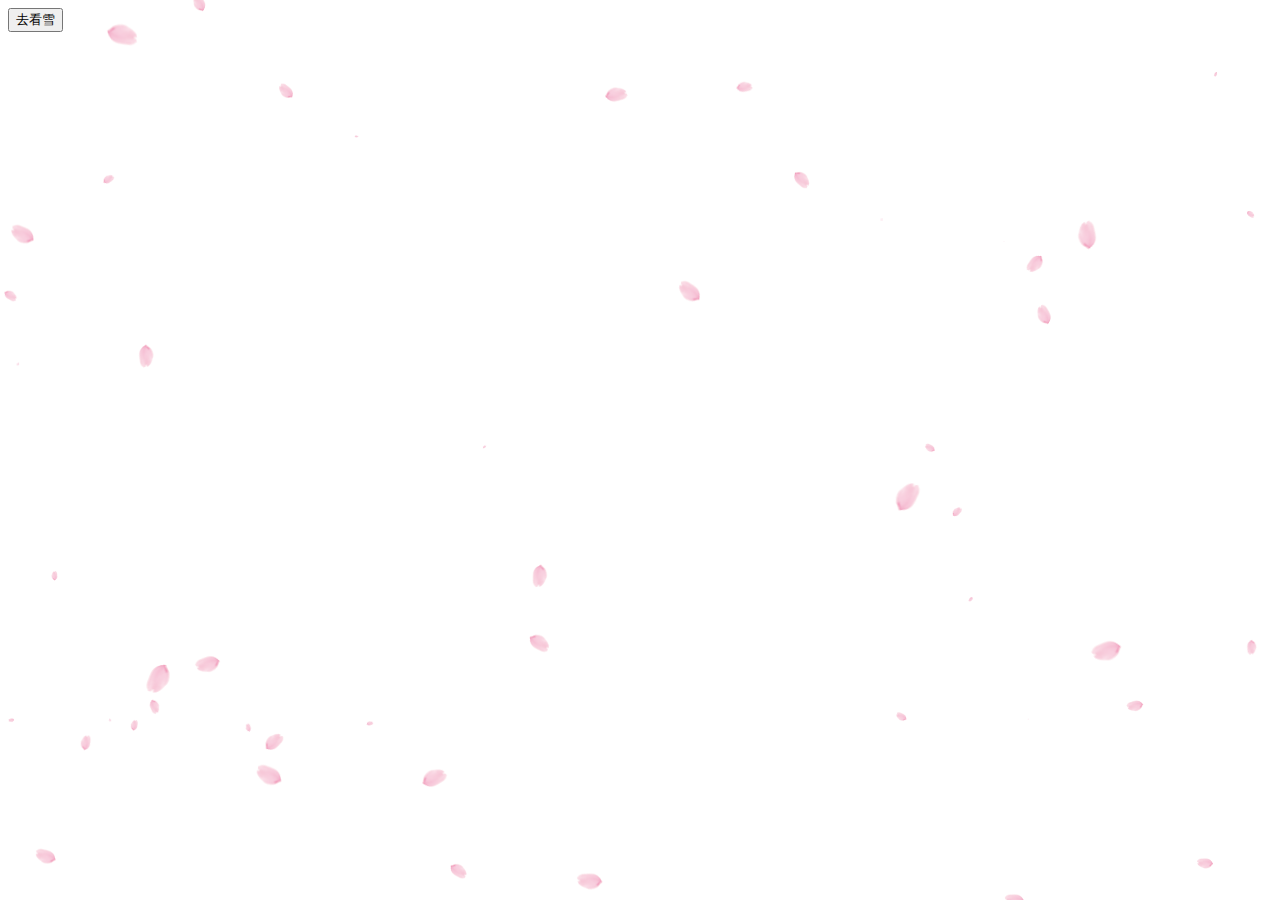
<file: index.html>
<!DOCTYPE html PUBLIC "-//W3C//DTD XHTML 1.0 Transitional//EN" "http://www.w3.org/TR/xhtml1/DTD/xhtml1-transitional.dtd">
<html xmlns="http://www.w3.org/1999/xhtml">
<head>
<meta http-equiv="Content-Type" content="text/html; charset=utf-8" />
<title>无标题文档</title>
</head>

<body>
 <a href="./雪的特效//斜着飘/index.html">	<button >去看雪 </button></a>
</body>
<script>
            var stop, staticx; // eslint-disable-line no-unused-vars
			var img = new Image();
			img.src = "[data-uri]";

			function Sakura(x, y, s, r, fn) {
				this.x = x;
				this.y = y;
				this.s = s;
				this.r = r;
				this.fn = fn;
			}

			Sakura.prototype.draw = function(cxt) {
				cxt.save();
				var xc = 40 * this.s / 4;
				cxt.translate(this.x, this.y);
				cxt.rotate(this.r);
				cxt.drawImage(img, 0, 0, 40 * this.s, 40 * this.s)
				cxt.restore();
			}

			Sakura.prototype.update = function() {
				this.x = this.fn.x(this.x, this.y);
				this.y = this.fn.y(this.y, this.y);
				this.r = this.fn.r(this.r);
				if(this.x > window.innerWidth ||
					this.x < 0 ||
					this.y > window.innerHeight ||
					this.y < 0
				) {
					this.r = getRandom('fnr');
					if(Math.random() > 0.4) {
						this.x = getRandom('x');
						this.y = 0;
						this.s = getRandom('s');
						this.r = getRandom('r');
					} else {
						this.x = window.innerWidth;
						this.y = getRandom('y');
						this.s = getRandom('s');
						this.r = getRandom('r');
					}
				}
			}

			SakuraList = function() {
				this.list = [];
			}
			SakuraList.prototype.push = function(sakura) {
				this.list.push(sakura);
			}
			SakuraList.prototype.update = function() {
				for(var i = 0, len = this.list.length; i < len; i++) {
					this.list[i].update();
				}
			}
			SakuraList.prototype.draw = function(cxt) {
				for(var i = 0, len = this.list.length; i < len; i++) {
					this.list[i].draw(cxt);
				}
			}
			SakuraList.prototype.get = function(i) {
				return this.list[i];
			}
			SakuraList.prototype.size = function() {
				return this.list.length;
			}

			function getRandom(option) {
				var ret, random;
				switch(option) {
					case 'x':
						ret = Math.random() * window.innerWidth;
						break;
					case 'y':
						ret = Math.random() * window.innerHeight;
						break;
					case 's':
						ret = Math.random();
						break;
					case 'r':
						ret = Math.random() * 6;
						break;
					case 'fnx':
						random = -0.5 + Math.random() * 1;
						ret = function(x, y) {
							return x + 0.5 * random - 1.7;
						};
						break;
					case 'fny':
						random = 1.5 + Math.random() * 0.7
						ret = function(x, y) {
							return y + random;
						};
						break;
					case 'fnr':
						random = Math.random() * 0.03;
						ret = function(r) {
							return r + random;
						};
						break;
				}
				return ret;
			}

			function startSakura() {

				requestAnimationFrame = window.requestAnimationFrame ||
					window.mozRequestAnimationFrame ||
					window.webkitRequestAnimationFrame ||
					window.msRequestAnimationFrame ||
					window.oRequestAnimationFrame;
				var canvas = document.createElement('canvas'),
					cxt;
				staticx = true;
				canvas.height = window.innerHeight;
				canvas.width = window.innerWidth;
				canvas.setAttribute('style', 'position: fixed;left: 0;top: 0;pointer-events: none;');
				canvas.setAttribute('id', 'canvas_sakura');
				document.getElementsByTagName('body')[0].appendChild(canvas);
				cxt = canvas.getContext('2d');
				var sakuraList = new SakuraList();
				for(var i = 0; i < 50; i++) {
					var sakura, randomX, randomY, randomS, randomR, randomFnx, randomFny;
					randomX = getRandom('x');
					randomY = getRandom('y');
					randomR = getRandom('r');
					randomS = getRandom('s');
					randomFnx = getRandom('fnx');
					randomFny = getRandom('fny');
					randomFnR = getRandom('fnr');
					sakura = new Sakura(randomX, randomY, randomS, randomR, {
						x: randomFnx,
						y: randomFny,
						r: randomFnR
					});
					sakura.draw(cxt);
					sakuraList.push(sakura);
				}
				stop = requestAnimationFrame(function() {
					cxt.clearRect(0, 0, canvas.width, canvas.height);
					sakuraList.update();
					sakuraList.draw(cxt);
					stop = requestAnimationFrame(arguments.callee);
				})
			}

			window.onresize = function() {
				var canvasSnow = document.getElementById('canvas_sakura');
				canvasSnow.width = window.innerWidth;
				canvasSnow.height = window.innerHeight;
			}

			img.onload = function() {
				startSakura();
			}

			function stopp() {
				if(staticx) {
					var child = document.getElementById("canvas_sakura");
					child.parentNode.removeChild(child);
					window.cancelAnimationFrame(stop);
					staticx = false;
				} else {
					startSakura();
				}
			}
</script>
</html>
</file>
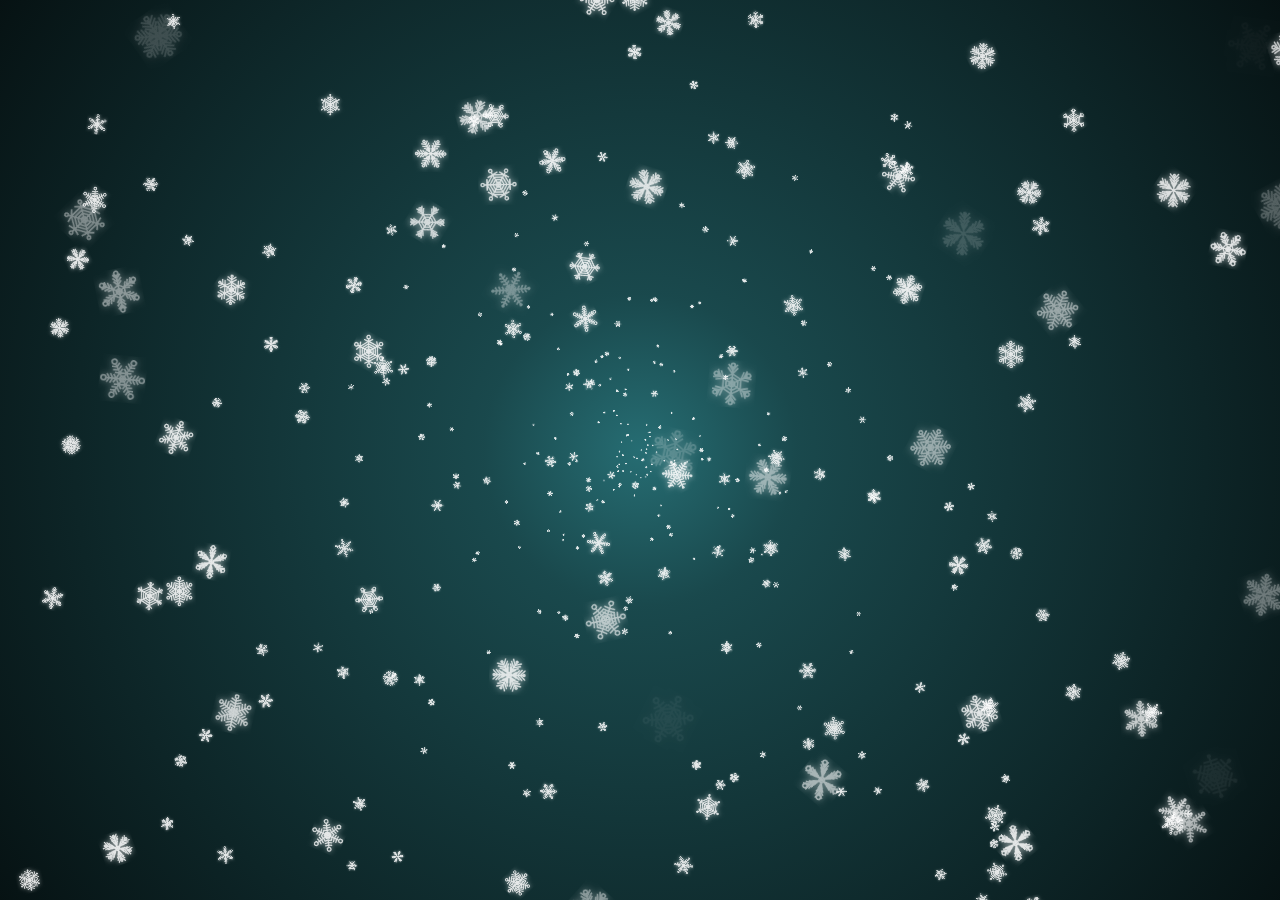
<file: 雪的特效/仰望视角雪/index.html>
﻿<!doctype html>
<html>
<head>
<meta charset="utf-8">
<title>html5散开变大雪花动画特效 - lmlblog.com</title>

<script type="text/javascript" src="js/jquery.min.js"></script>

<style>
html,body {
    width: 100%;
    height: 100%;
    margin: 0;
    padding: 0;
    overflow: hidden;
}
.container{
    width: 100%;
    height: 100%;
    margin: 0;
    padding: 0;
}</style>
</head>
<body>

<div id="jsi-snow-container" class="container"></div>

<script>
var RENDERER = {
	SNOW_COUNT: {INIT : 100, DELTA : 1},
	BACKGROUND_COLOR : 'hsl(%h, 50%, %l%)', 
	INIT_HUE : 180,
	DELTA_HUE : 0.1,
	
	init : function(){
		this.setParameters();
		this.reconstructMethod();
		this.createSnow(this.SNOW_COUNT.INIT * this.countRate, true);
		this.render();
	},
	setParameters : function(){
		this.$window = $(window);
		
		this.$container = $('#jsi-snow-container');
		this.width = this.$container.width();
		this.height = this.$container.height();
		this.center = {x : this.width / 2, y : this.height / 2};
		this.countRate =  this.width * this.height / 500 / 500;
		this.canvas = $('<canvas />').attr({width : this.width, height : this.height}).appendTo(this.$container).get(0);
		this.context = this.canvas.getContext('2d');
		
		this.radius = Math.sqrt(this.center.x * this.center.x + this.center.y * this.center.y);
		this.hue = this.INIT_HUE;
		this.snows = [];
	},
	reconstructMethod : function(){
		this.render = this.render.bind(this);
	},
	createSnow : function(count, toRandomize){
		for(var i = 0; i < count; i++){
			this.snows.push(new SNOW(this.width, this.height, this.center, toRandomize));
		}
	},
	render : function(){
		requestAnimationFrame(this.render);
		
		var gradient = this.context.createRadialGradient(this.center.x, this.center.y, 0, this.center.x, this.center.y, this.radius),
			backgroundColor = this.BACKGROUND_COLOR.replace('%h', this.hue);
		
		gradient.addColorStop(0, backgroundColor.replace('%l', 30));
		gradient.addColorStop(0.2, backgroundColor.replace('%l', 20));
		gradient.addColorStop(1, backgroundColor.replace('%l', 5));
		
		this.context.fillStyle = gradient;
		this.context.fillRect(0, 0, this.width, this.height);
		
		for(var i = this.snows.length - 1; i >= 0; i--){
			if(!this.snows[i].render(this.context)){
				this.snows.splice(i, 1);
			}
		}
		this.hue += this.DELTA_HUE;
		this.hue %= 360;
		
		this.createSnow(this.SNOW_COUNT.DELTA, false);
	}
};
var SNOW = function(width, height, center, toRandomize){
	this.width = width;
	this.height = height;
	this.center = center;
	this.init(toRandomize);
};
SNOW.prototype = {
	RADIUS : 20,
	OFFSET : 4,
	INIT_POSITION_MARGIN : 20,
	COLOR : 'rgba(255, 255, 255, 0.8)',
	TOP_RADIUS : {MIN : 1, MAX : 3},
	SCALE : {INIT : 0.04, DELTA : 0.01},
	DELTA_ROTATE : {MIN : -Math.PI / 180 / 2, MAX : Math.PI / 180 / 2},
	THRESHOLD_TRANSPARENCY : 0.7,
	VELOCITY : {MIN : -1, MAX : 1},
	LINE_WIDTH : 2,
	BLUR : 10,
	
	init : function(toRandomize){
		this.setParameters(toRandomize);
		this.createSnow();
	},
	setParameters : function(toRandomize){
		if(!this.canvas){
			this.radius = this.RADIUS + this.TOP_RADIUS.MAX * 2 + this.LINE_WIDTH;
			this.length = this.radius * 2;
			this.canvas = $('<canvas />').attr({width : this.length, height : this.length}).get(0);
			this.context = this.canvas.getContext('2d');
		}
		this.topRadius = this.getRandomValue(this.TOP_RADIUS);
		
		var theta = Math.PI * 2 * Math.random();
		
		this.x = this.center.x + this.INIT_POSITION_MARGIN * Math.cos(theta);
		this.y = this.center.y + this.INIT_POSITION_MARGIN * Math.sin(theta);
		this.vx = this.getRandomValue(this.VELOCITY);
		this.vy = this.getRandomValue(this.VELOCITY);
		
		this.deltaRotate = this.getRandomValue(this.DELTA_ROTATE);
		this.scale = this.SCALE.INIT;
		this.deltaScale = 1 + this.SCALE.DELTA * 500 / Math.max(this.width, this.height);
		this.rotate = 0;
		
		if(toRandomize){
			for(var i = 0, count = Math.random() * 1000; i < count; i++){
				this.x += this.vx;
		 		this.y += this.vy;
		 		this.scale *= this.deltaScale;
		 		this.rotate += this.deltaRotate;
			}
		}
	},
	getRandomValue : function(range){
		return range.MIN + (range.MAX - range.MIN) * Math.random();
	},
	createSnow : function(){
		this.context.clearRect(0, 0, this.length, this.length);
		
		this.context.save();
		this.context.beginPath();
		this.context.translate(this.radius, this.radius);
		this.context.strokeStyle = this.COLOR;
		this.context.lineWidth = this.LINE_WIDTH;
		this.context.shadowColor = this.COLOR;
		this.context.shadowBlur = this.BLUR;
		
		var angle60 = Math.PI / 180 * 60,
			sin60 = Math.sin(angle60),
			cos60 = Math.cos(angle60),
			threshold = Math.random() * this.RADIUS / this.OFFSET | 0,
			rate = 0.5 + Math.random() * 0.5,
			offsetY = this.OFFSET * Math.random() * 2,
			offsetCount = this.RADIUS / this.OFFSET;
		
		for(var i = 0; i < 6; i++){
			this.context.save();
			this.context.rotate(angle60 * i);
			
			for(var j = 0; j <= threshold; j++){
				var y = -this.OFFSET * j;
				
				this.context.moveTo(0, y);
				this.context.lineTo(y * sin60, y * cos60);
			}
			for(var j = threshold; j < offsetCount; j++){
				var y = -this.OFFSET * j,
					x = j * (offsetCount - j + 1) * rate;
				
				this.context.moveTo(x, y - offsetY);
				this.context.lineTo(0, y);
				this.context.lineTo(-x, y - offsetY);
			}
			this.context.moveTo(0, 0);
			this.context.lineTo(0, -this.RADIUS);
			this.context.arc(0, -this.RADIUS - this.topRadius, this.topRadius, Math.PI / 2, Math.PI * 2.5, false);
			this.context.restore();
		}
		this.context.stroke();
		this.context.restore();
	},
	render : function(context){
		context.save();
		
		if(this.scale > this.THRESHOLD_TRANSPARENCY){
			context.globalAlpha = Math.max(0, (1 - this.scale) / (1 - this.THRESHOLD_TRANSPARENCY));
			
			if(this.scale > 1 || this.x < -this.radius || this.x > this.width + this.radius || this.y < -this.radius || this.y > this.height + this.radius){
				context.restore();
				return false;
			}
		}
		context.translate(this.x, this.y);
		context.rotate(this.rotate);
		context.scale(this.scale, this.scale);
		context.drawImage(this.canvas, -this.radius, -this.radius);
		context.restore();
		
 		this.x += this.vx;
 		this.y += this.vy;
 		this.scale *= this.deltaScale;
 		this.rotate += this.deltaRotate;
 		return true;
	}
};

$(function(){
	RENDERER.init();
});</script>
</body>
</html>
</file>
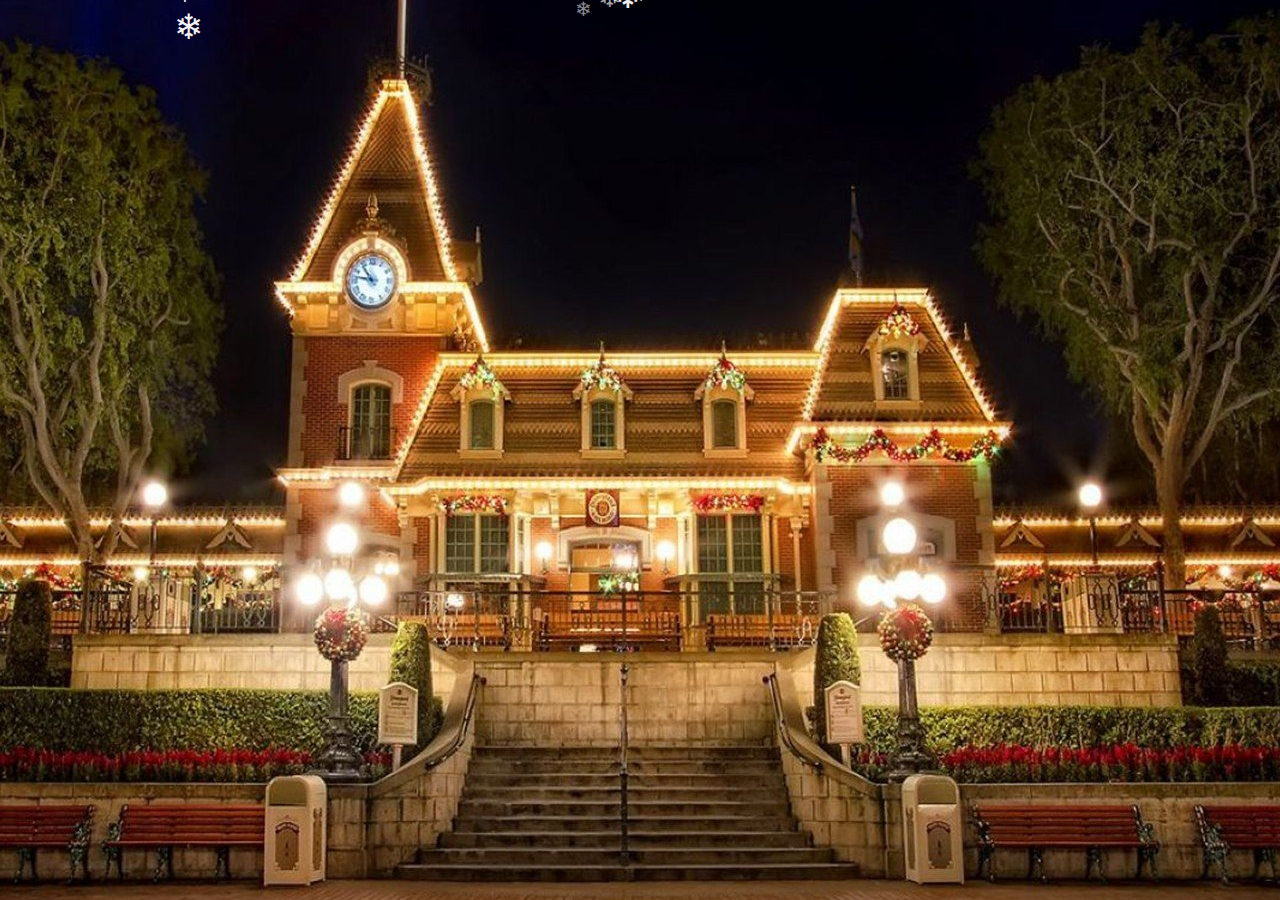
<file: 雪的特效/六角向下的雪/index.html>
<!DOCTYPE html>
<html>
<head>
	<meta charset="utf-8">
	<title>平安夜/圣诞节雪花飘 - lmlblog.com</title>
	<script type="text/javascript" src="jquery-1.8.2.min.js"></script>
	<script src="jq.snow.js"></script>
    <!--下面是调用方法和参数说明-->
	<script>
	$(function(){
		$.fn.snow({ 
			minSize: 5,		//雪花的最小尺寸
			maxSize: 40, 	//雪花的最大尺寸
			newOn: 100		//雪花出现的频率 这个数值越小雪花越多
		});
	});
	</script>
</head>
<body style="background:#3B3B3B url(bg1.jpg) no-repeat center; height:750px;overflow-x:hidden;">
</body>
</html>
</file>
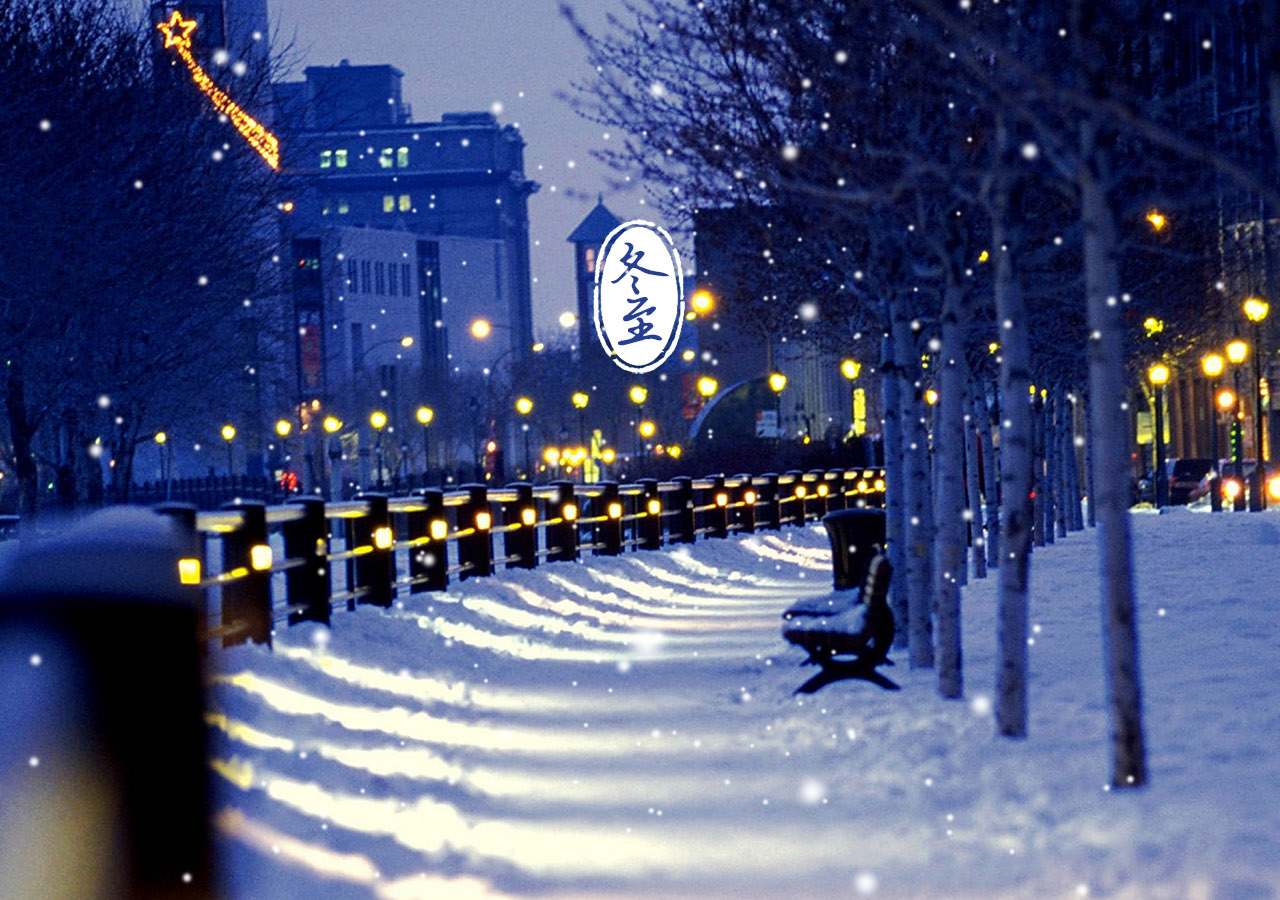
<file: 雪的特效/凌乱的雪/index.html>
﻿<!DOCTYPE html PUBLIC "-//W3C//DTD XHTML 1.0 Transitional//EN" "http://www.w3.org/TR/xhtml1/DTD/xhtml1-transitional.dtd">
<html xmlns="http://www.w3.org/1999/xhtml">
<head>
<meta http-equiv="Content-Type" content="text/html; charset=utf-8" />
<title>HTML5 3D逼真冬天雪景雪花飘洒特效 - lmlblog.com</title>

<style type="text/css">
body {
	background:url(images/bg.jpg) no-repeat top center;
	margin:0 auto;
}
a {
	color:#0078ff;
}
</style>

</head>
<body onLoad="init()">
<script type="text/javascript" src="js/ThreeCanvas.js"></script>
<script type="text/javascript" src="js/Snow.js"></script>
</body>
</html>
</file>
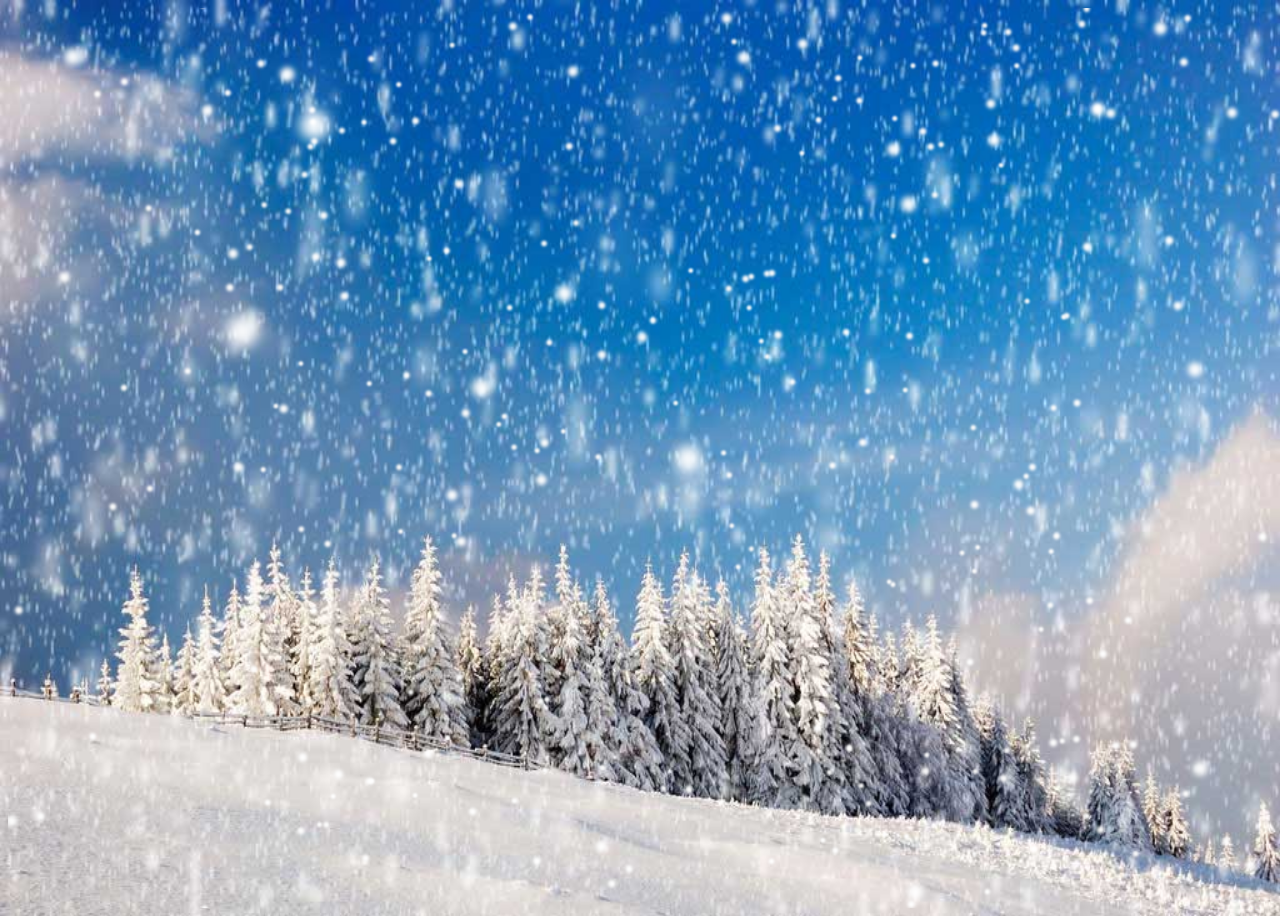
<file: 雪的特效/斜着飘/index.html>
<!DOCTYPE html PUBLIC "-//W3C//DTD XHTML 1.0 Transitional//EN" "http://www.w3.org/TR/xhtml1/DTD/xhtml1-transitional.dtd">
<html xmlns="http://www.w3.org/1999/xhtml">
<head>
<meta http-equiv="Content-Type" content="text/html; charset=utf-8" />
<meta name="viewport" content="width=device-width,hight=device-hight,minimum-scale=1.0,maximum-scale=1.0,ser-scalable=none"/>
<title>html5 3D雪花斜着下飘落场景特效 - lmlblog.com</title>
<style type="text/css">
body {background: url(images/xh.jpg) center no-repeat; width: 100%; height: 100%; background-size: 100% 100%; }
</style>
</head>
<body id="body" onLoad="init()">
<script type="text/javascript" src="js/ThreeCanvas.js"></script>
<script type="text/javascript" src="js/Snow.js"></script>
</body>
</html>
</file>
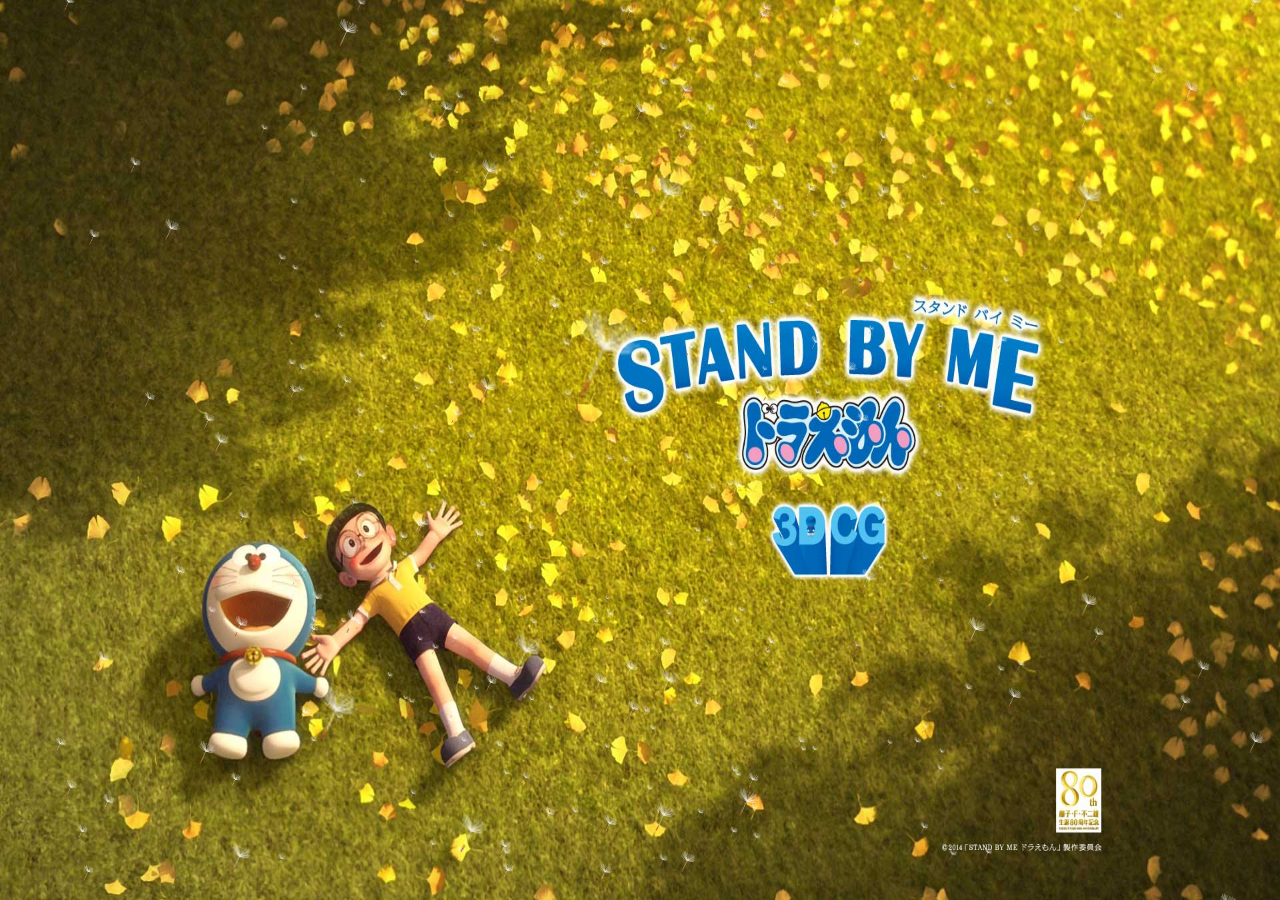
<file: 雪的特效/蒲公英/index.html>
<!DOCTYPE html PUBLIC "-//W3C//DTD XHTML 1.0 Transitional//EN" "http://www.w3.org/TR/xhtml1/DTD/xhtml1-transitional.dtd">
<html xmlns="http://www.w3.org/1999/xhtml">
<head>
<meta http-equiv="Content-Type" content="text/html; charset=utf-8" />
<title>html5页面飘落蒲公英动画特效 - lmlblog.com</title>
<style type="text/css">
body.custom-background {
	background-image:url('1431335355535.jpg');
	background-size:100% 100%;
	background-repeat:no-repeat;
	background-position:top left;
	background-attachment:fixed;
}
</style>

<script type="text/javascript" src="jquery.min.js"></script>
</head>

<body class="custom-background">

<div class="snow-container" style="position:fixed;top:0;left:0;width:100%;height:100%;pointer-events:none;z-index:100001;"></div>

<script type="text/javascript" src="all.js"></script>

</body>
</html>
</file>
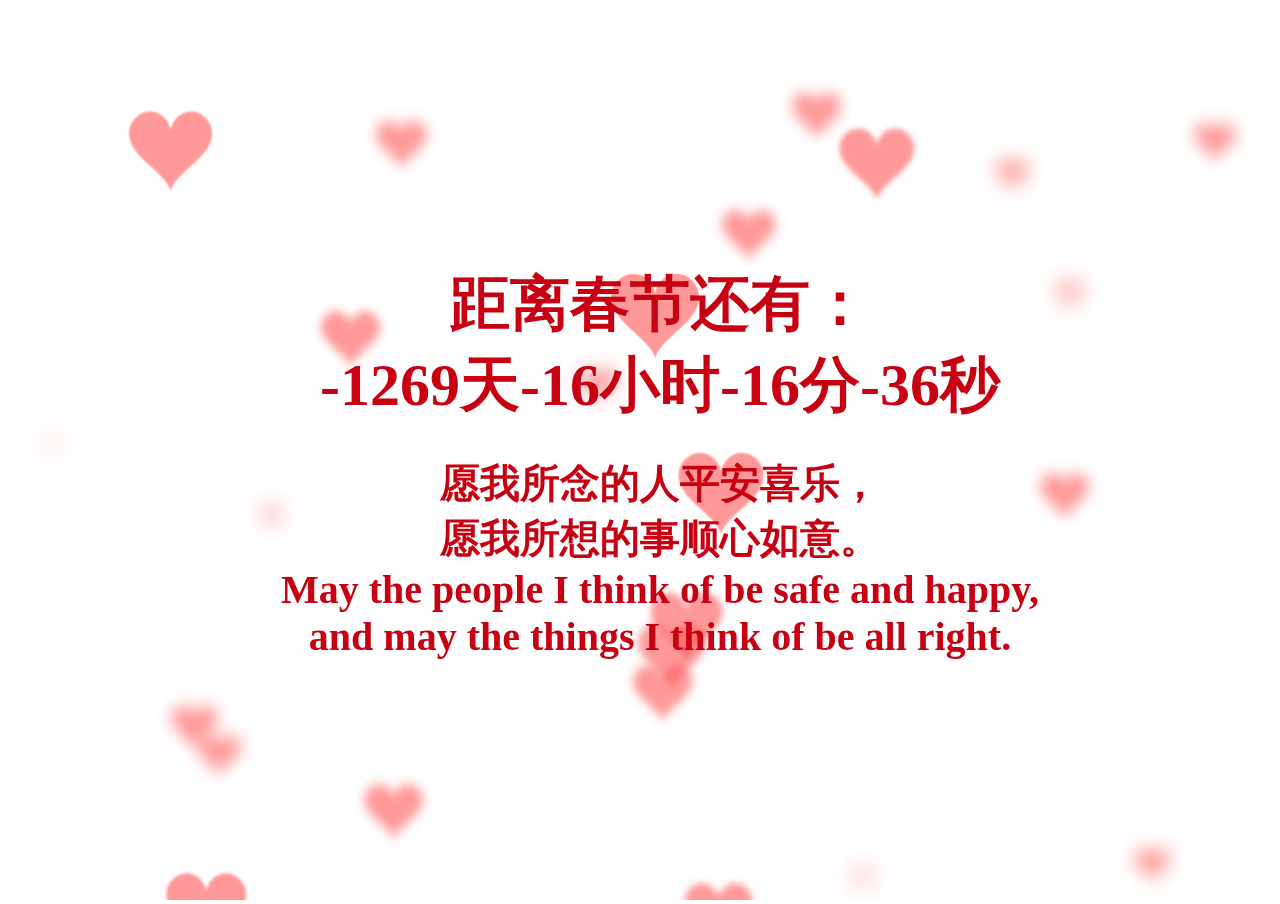
<file: 倒计时.html>
<!DOCTYPE html>
<html lang="en">
<head>
    <meta charset="UTF-8">
  <style>
    body{
      overflow: hidden;
      margin: 0;
    }
    h1{
      position: fixed;
      top: 30%;
      left: 0;
      width: 100%;
      text-align: center;
      transform:translateY(-50%);
      font-family: 'Love Ya Like A Sister', cursive;
      font-size: 60px;
      color: #c70012;
      padding: 0 20px;
    }
    h1 span{
      position: fixed;
      left: 0;
      width: 100%;
      text-align: center;
      margin-top:30px;
      font-size:40px;
    }
  </style>
 
</head>
<body>
<h1 id="h1"></h1>
<canvas></canvas> <!--canvas 画布-->
 
<script>
  var canvas = document.querySelector("canvas"),
          ctx = canvas.getContext("2d");
 
  var ww,wh;
 
  function onResize(){
    ww = canvas.width = window.innerWidth;
    wh = canvas.height = window.innerHeight;
  }
 
  ctx.strokeStyle = "red";
  ctx.shadowBlur = 25;
  ctx.shadowColor = "hsla(0, 100%, 60%,0.5)";
 
  var precision = 100;
  var hearts = [];
  var mouseMoved = false;
  function onMove(e){
    mouseMoved = true;
    if(e.type === "touchmove"){
      hearts.push(new Heart(e.touches[0].clientX, e.touches[0].clientY));
      hearts.push(new Heart(e.touches[0].clientX, e.touches[0].clientY));
    }
    else{
      hearts.push(new Heart(e.clientX, e.clientY));
      hearts.push(new Heart(e.clientX, e.clientY));
    }
  }
 
  var Heart = function(x,y){
    this.x = x || Math.random()*ww;
    this.y = y || Math.random()*wh;
    this.size = Math.random()*2 + 1;
    this.shadowBlur = Math.random() * 10;
    this.speedX = (Math.random()+0.2-0.6) * 8;
    this.speedY = (Math.random()+0.2-0.6) * 8;
    this.speedSize = Math.random()*0.05 + 0.01;
    this.opacity = 1;
    this.vertices = [];
    for (var i = 0; i < precision; i++) {
      var step = (i / precision - 0.5) * (Math.PI * 2);
      var vector = {
        x : (15 * Math.pow(Math.sin(step), 3)),
        y : -(13 * Math.cos(step) - 5 * Math.cos(2 * step) - 2 * Math.cos(3 * step) - Math.cos(4 * step))
      }
      this.vertices.push(vector);
    }
  }
 
  Heart.prototype.draw = function(){
    this.size -= this.speedSize;
    this.x += this.speedX;
    this.y += this.speedY;
    ctx.save();
    ctx.translate(-1000,this.y);
    ctx.scale(this.size, this.size);
    ctx.beginPath();
    for (var i = 0; i < precision; i++) {
      var vector = this.vertices[i];
      ctx.lineTo(vector.x, vector.y);
    }
    ctx.globalAlpha = this.size;
    ctx.shadowBlur = Math.round((3 - this.size) * 10);
    ctx.shadowColor = "hsla(0, 100%, 60%,0.5)";
    ctx.shadowOffsetX = this.x + 1000;
    ctx.globalCompositeOperation = "screen"
    ctx.closePath();
    ctx.fill()
    ctx.restore();
  };
 
 
  function render(a){
    requestAnimationFrame(render);
 
    hearts.push(new Heart())
    ctx.clearRect(0,0,ww,wh);
    for (var i = 0; i < hearts.length; i++) {
      hearts[i].draw();
      if(hearts[i].size <= 0){
        hearts.splice(i,1);
        i--;
      }
    }
  }
 
 
  onResize();
  window.addEventListener("mousemove", onMove);
  window.addEventListener("touchmove", onMove);
  window.addEventListener("resize", onResize);
  requestAnimationFrame(render);
 
  window.onload=function starttime(){
    time(h1,'2023/2/1');     // 2021年春节时间
    ptimer = setTimeout(starttime,1000); // 添加计时器
  }
 
  function time(obj,futimg){
    var nowtime = new Date().getTime(); // 现在时间转换为时间戳
    var futruetime =  new Date(futimg).getTime(); // 未来时间转换为时间戳
    var msec = futruetime-nowtime; // 毫秒 未来时间-现在时间
    var time = (msec/1000);  // 毫秒/1000
    var day = parseInt(time/86400); // 天  24*60*60*1000
    var hour = parseInt(time/3600)-24*day;    // 小时 60*60 总小时数-过去的小时数=现在的小时数
    var minute = parseInt(time%3600/60); // 分 -(day*24) 以60秒为一整份 取余 剩下秒数 秒数/60 就是分钟数
    var second = parseInt(time%60);  // 以60秒为一整份 取余 剩下秒数
    obj.innerHTML="<br>距离春节还有：<br>"+day+"天"+hour+"小时"+minute+"分"+second+"秒"+"<br><span>愿我所念的人平安喜乐，<br>愿我所想的事顺心如意。<br>May the people I think of be safe and happy, <br>and may the things I think of be all right.</span>"
    return true;
  }
</script>
<audio id="bgmusic" src="http://music.163.com/song/media/outer/url?id=1851244378.mp3" autoplay="autoplay" loop="loop" style="display: block; width: 3%; height:3%;"></audio>
<script type="text/javascript">
  document.addEventListener('DOMContentLoaded', function () {
    function audioAutoPlay() {
      var audio = document.getElementById('bgmusic');
      audio.play();
      document.addEventListener("WeixinJSBridgeReady", function () {
        audio.play();
      }, false);
    }
    audioAutoPlay();
  });
</script>
</body>
</html>
</file>
